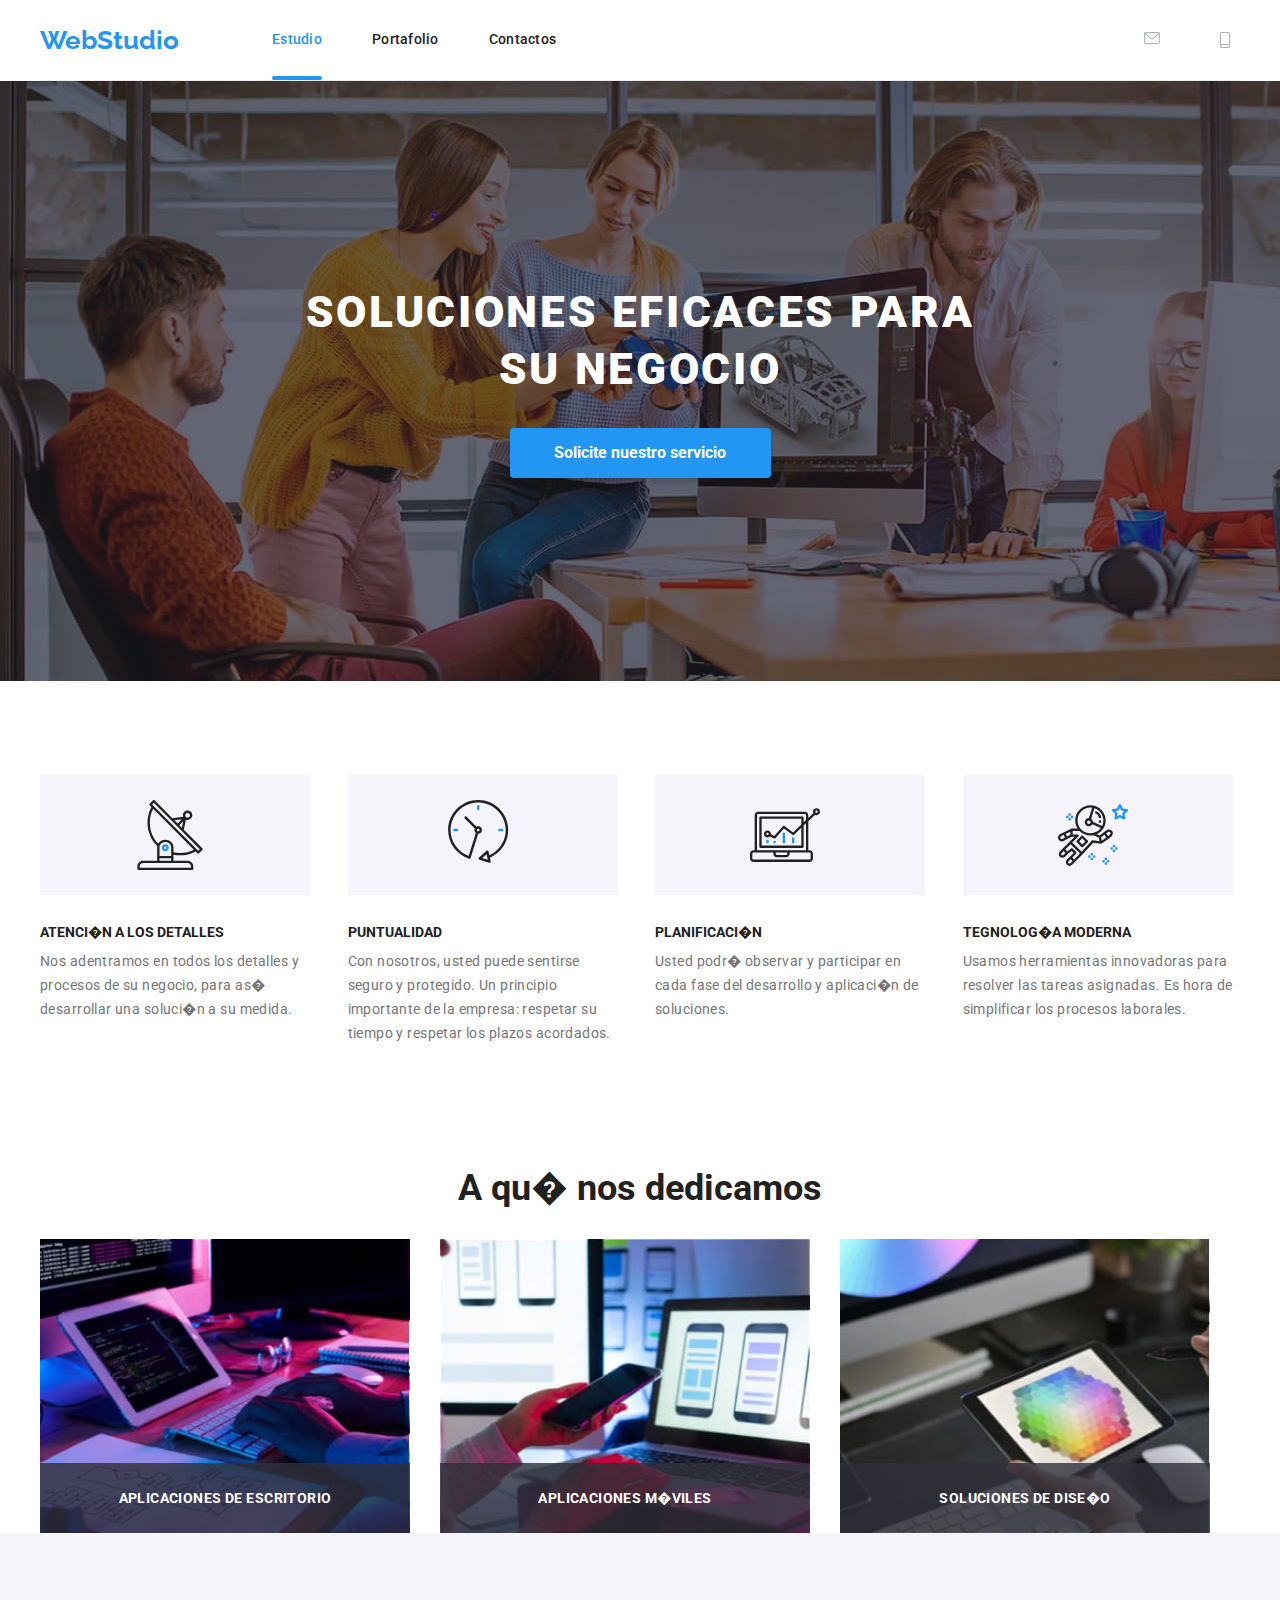
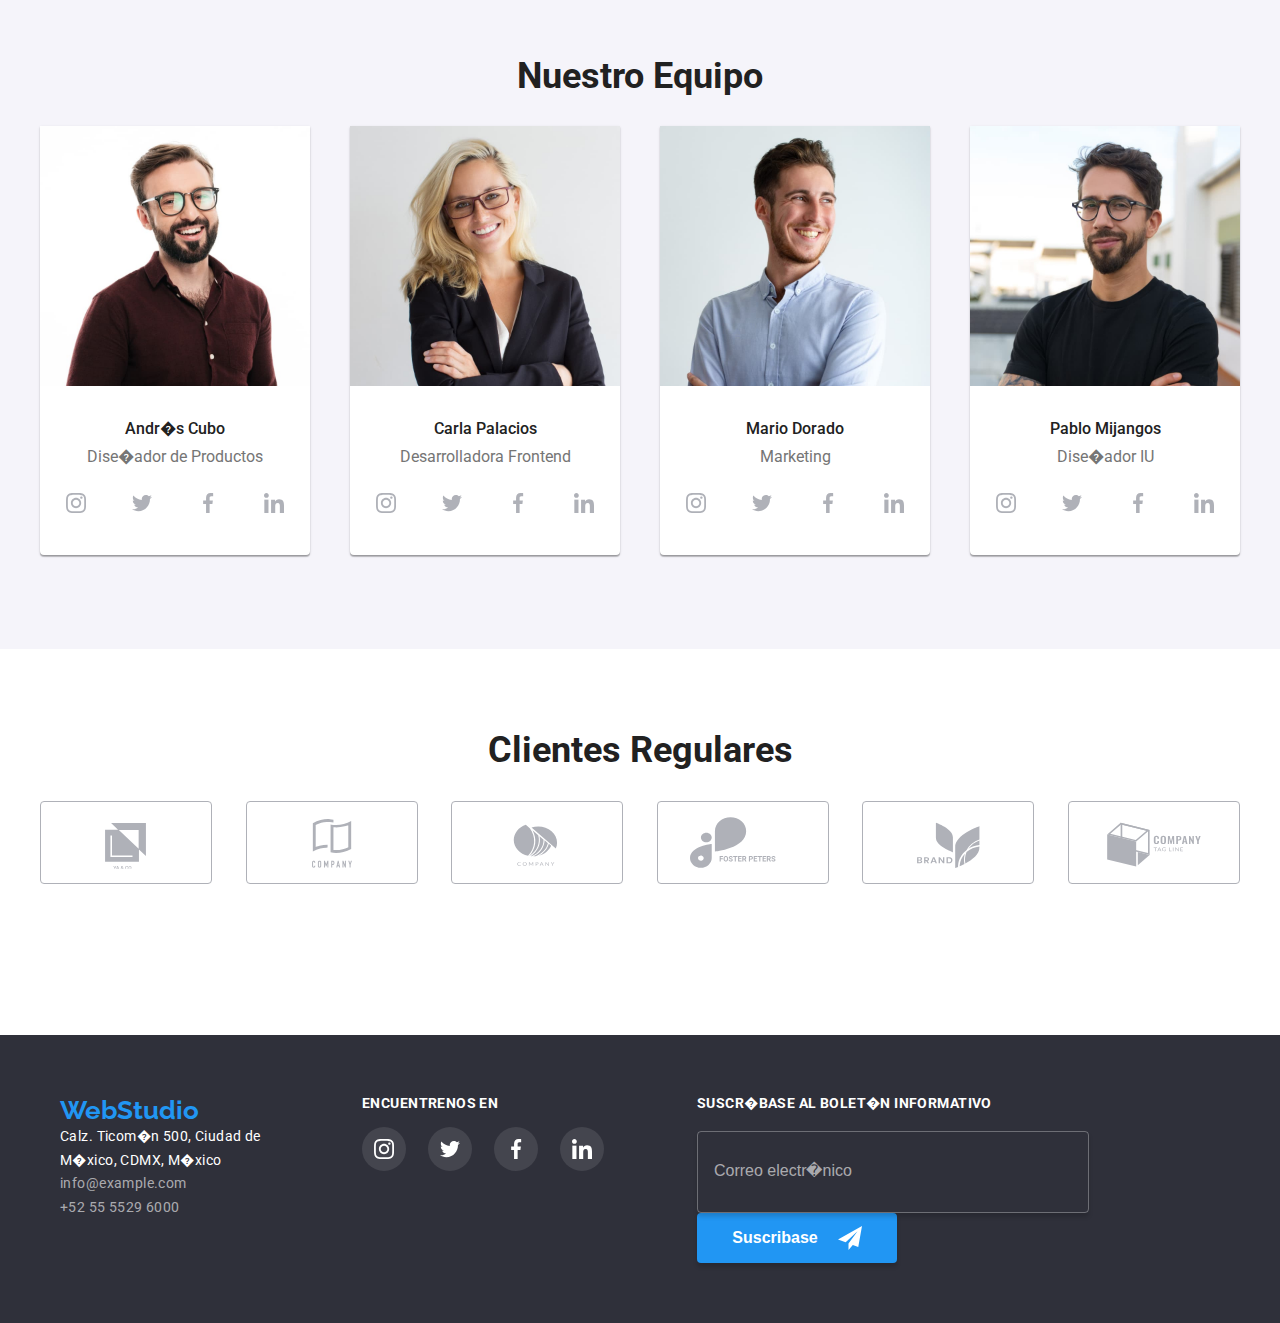
<file: index.html>
<!DOCTYPE html>
<html lang="es">
  <head>
    <meta charset="UTF-8" />
    <meta http-equiv="X-UA-Compatible" content="IE=edge" />
    <meta name="viewport" content="width=device-width, initial-scale=1.0" />
    <link rel="preconnect" href="https://fonts.googleapis.com" />
    <link rel="preconnect" href="https://fonts.gstatic.com" crossorigin />
    <link
      href="https://fonts.googleapis.com/css2?family=Raleway:wght@700&family=Roboto:wght@400;500;700;900&display=swap"
      rel="stylesheet"
    />
    <link
      rel="stylesheet"
      href="https://cdnjs.cloudflare.com/ajax/libs/modern-normalize/2.0.0/modern-normalize.min.css"
      integrity="sha512-4xo8blKMVCiXpTaLzQSLSw3KFOVPWhm/TRtuPVc4WG6kUgjH6J03IBuG7JZPkcWMxJ5huwaBpOpnwYElP/m6wg=="
      crossorigin="anonymous"
      referrerpolicy="no-referrer"
    />
    <link rel="stylesheet" href="./css/styles.css" />
    <title>Studio</title>
  </head>
  <body>
    <header>
      <div class="container page-header">
        <div class="header-right">
          <a href="" class="logo">WebStudio</a>
          <nav>
            <ul class="label-color menu-link">
              <li class="link-list">
                <a class="link active" href="#">Estudio</a>
              </li>
              <li class="link-list">
                <a class="link" href="portfolio.html">Portafolio</a>
              </li>
              <li class="link-list"><a class="link" href="#">Contactos</a></li>
            </ul>
          </nav>
        </div>
        <ul class="contact-header">
          <li class="link-list">
            <a
              href="mailto:info@devstudio.com"
              class="menu-link link text-color"
            >
              <svg class="icon-contact icon" width="16" height="12">
                <use href="./images/icons.svg#icon-sobre"></use>
                info@devstudio.com
              </svg>
            </a>
          </li>
          <li class="link-list">
            <a href="#" class="menu-link link text-color">
              <svg class="icon-contact icon" width="10" height="16">
                <use href="./images/icons.svg#icon-smarthphone"></use>
                +52 55 5529 6000
              </svg>
            </a>
          </li>
        </ul>
      </div>
    </header>
    <main>
      <section>
        <div class="container content-banner">
          <h1 class="text-banner">
            SOLUCIONES EFICACES PARA <br />
            SU NEGOCIO
          </h1>
          <button class="btn-blue btn-large" data-modal-open type="button">
            Solicite nuestro servicio
          </button>
        </div>
      </section>
      <section class="qualities-section section">
        <div class="container">
          <ul class="qualities">
            <li class="qualities-list">
              <div class="ventajas">
                <svg class="icon-contact" width="70" height="70">
                  <use href="./images/icons.svg#icon-antena"></use>
                </svg>
              </div>
              <h6 class="text-label label-color text-qualities">
                ATENCI�N A LOS DETALLES
              </h6>
              <p class="text">
                Nos adentramos en todos los detalles y procesos de su negocio,
                para as� desarrollar una soluci�n a su medida.
              </p>
            </li>
            <li class="qualities-list">
              <div class="ventajas">
                <svg class="icon-contact" width="70" height="70">
                  <use href="./images/icons.svg#icon-reloj"></use>
                </svg>
              </div>
              <h6 class="text-label label-color text-qualities">PUNTUALIDAD</h6>
              <p class="text">
                Con nosotros, usted puede sentirse seguro y protegido. Un
                principio importante de la empresa: respetar su tiempo y
                respetar los plazos acordados.
              </p>
            </li>
            <li class="qualities-list">
              <div class="ventajas">
                <svg class="icon-contact" width="70" height="70">
                  <use href="./images/icons.svg#icon-diagrama"></use>
                </svg>
              </div>
              <h6 class="text-label label-color text-qualities">
                PLANIFICACI�N
              </h6>
              <p class="text">
                Usted podr� observar y participar en cada fase del desarrollo y
                aplicaci�n de soluciones.
              </p>
            </li>
            <li class="qualities-list">
              <div class="ventajas">
                <svg class="icon-contact" width="70" height="70">
                  <use href="./images/icons.svg#icon-astronauta"></use>
                </svg>
              </div>
              <h6 class="text-label label-color text-qualities">
                TEGNOLOG�A MODERNA
              </h6>
              <p class="text">
                Usamos herramientas innovadoras para resolver las tareas
                asignadas. Es hora de simplificar los procesos laborales.
              </p>
            </li>
          </ul>
        </div>
      </section>
      <section class="activities-section section">
        <div class="container">
          <h2 class="label-color subtitle">A qu� nos dedicamos</h2>
          <ul class="activities-list">
            <li class="activities-item">
              <img
                src="images/imgDev.jpg"
                alt="Picture of a programer"
                width="370"
                height="294"
              />
              <div class="activities-desc">
                <p>APLICACIONES DE ESCRITORIO</p>
              </div>
            </li>
            <li class="activities-item">
              <img
                src="images/imgApp.jpg"
                alt="Picture of dev apps"
                width="370"
                height="294"
              />
              <div class="activities-desc">
                <p>APLICACIONES M�VILES</p>
              </div>
            </li>
            <li class="activities-item">
              <img
                src="images/imgDesing.jpg"
                alt="Picture of a desing"
                width="370"
                height="294"
              />
              <div class="activities-desc">
                <p>SOLUCIONES DE DISE�O</p>
              </div>
            </li>
          </ul>
        </div>
      </section>
      <section class="team-section section">
        <div class="container">
          <h2 class="label-color subtitle">Nuestro Equipo</h2>
          <ul class="team-list">
            <li class="card-team">
              <img
                src="images/fotoAndres.jpg"
                alt="Picture of a programer"
                class="img-team"
                width="270"
                height="260"
              />
              <h3 class="label-color text-card weight-card">Andr�s Cubo</h3>
              <p class="text-card margin-text-card">Dise�ador de Productos</p>
              <ul class="cont-social">
                <li>
                  <div class="list-social">
                    <svg class="icon-social icon" width="20" height="20">
                      <use href="./images/icons.svg#icon-instagram"></use>
                    </svg>
                  </div>
                </li>
                <li>
                  <div class="list-social">
                    <svg class="icon-social icon" width="20" height="20">
                      <use href="./images/icons.svg#icon-twitter"></use>
                    </svg>
                  </div>
                </li>
                <li>
                  <div class="list-social">
                    <svg class="icon-social icon" width="20" height="20">
                      <use href="./images/icons.svg#icon-facebook"></use>
                    </svg>
                  </div>
                </li>
                <li>
                  <div class="list-social">
                    <svg class="icon-social icon" width="20" height="20">
                      <use href="./images/icons.svg#icon-linkedin"></use>
                    </svg>
                  </div>
                </li>
              </ul>
            </li>
            <li class="card-team">
              <img
                src="images/fotoCarla.jpg"
                alt="Picture of a programer"
                class="img-team"
                width="270"
                height="260"
              />
              <h3 class="label-color text-card weight-card">Carla Palacios</h3>
              <p class="text-card margin-text-card">Desarrolladora Frontend</p>
              <ul class="cont-social">
                <li>
                  <div class="list-social">
                    <svg class="icon-social icon" width="20" height="20">
                      <use href="./images/icons.svg#icon-instagram"></use>
                    </svg>
                  </div>
                </li>
                <li>
                  <div class="list-social">
                    <svg class="icon-social icon" width="20" height="20">
                      <use href="./images/icons.svg#icon-twitter"></use>
                    </svg>
                  </div>
                </li>
                <li>
                  <div class="list-social">
                    <svg class="icon-social icon" width="20" height="20">
                      <use href="./images/icons.svg#icon-facebook"></use>
                    </svg>
                  </div>
                </li>
                <li>
                  <div class="list-social">
                    <svg class="icon-social icon" width="20" height="20">
                      <use href="./images/icons.svg#icon-linkedin"></use>
                    </svg>
                  </div>
                </li>
              </ul>
            </li>
            <li class="card-team">
              <img
                src="images/fotoMario.jpg"
                alt="Picture of a programer"
                class="img-team"
                width="270"
                height="260"
              />
              <h3 class="label-color text-card weight-card">Mario Dorado</h3>
              <p class="text-card margin-text-card">Marketing</p>
              <ul class="cont-social">
                <li>
                  <div class="list-social">
                    <svg class="icon-social icon" width="20" height="20">
                      <use href="./images/icons.svg#icon-instagram"></use>
                    </svg>
                  </div>
                </li>
                <li>
                  <div class="list-social">
                    <svg class="icon-social icon" width="20" height="20">
                      <use href="./images/icons.svg#icon-twitter"></use>
                    </svg>
                  </div>
                </li>
                <li>
                  <div class="list-social">
                    <svg class="icon-social icon" width="20" height="20">
                      <use href="./images/icons.svg#icon-facebook"></use>
                    </svg>
                  </div>
                </li>
                <li>
                  <div class="list-social">
                    <svg class="icon-social icon" width="20" height="20">
                      <use href="./images/icons.svg#icon-linkedin"></use>
                    </svg>
                  </div>
                </li>
              </ul>
            </li>
            <li class="card-team">
              <img
                src="images/fotoPablo.jpg"
                alt="Picture of a programer"
                class="img-team"
                width="270"
                height="260"
              />
              <h3 class="label-color text-card weight-card">Pablo Mijangos</h3>
              <p class="text-card margin-text-card">Dise�ador IU</p>
              <ul class="cont-social">
                <li>
                  <div class="list-social">
                    <svg class="icon-social icon" width="20" height="20">
                      <use href="./images/icons.svg#icon-instagram"></use>
                    </svg>
                  </div>
                </li>
                <li>
                  <div class="list-social">
                    <svg class="icon-social icon" width="20" height="20">
                      <use href="./images/icons.svg#icon-twitter"></use>
                    </svg>
                  </div>
                </li>
                <li>
                  <div class="list-social">
                    <svg class="icon-social icon" width="20" height="20">
                      <use href="./images/icons.svg#icon-facebook"></use>
                    </svg>
                  </div>
                </li>
                <li>
                  <div class="list-social">
                    <svg class="icon-social icon" width="20" height="20">
                      <use href="./images/icons.svg#icon-linkedin"></use>
                    </svg>
                  </div>
                </li>
              </ul>
            </li>
          </ul>
        </div>
      </section>
      <section class="clients-section">
        <div class="container cont-clients">
          <h2 class="label-color subtitle">Clientes Regulares</h2>
          <ul class="client-list">
            <li class="client-item">
              <div class="cont-client-icon">
                <svg class="icon-client icon" width="106" height="52.82">
                  <use href="./images/icons.svg#icon-CompanyB"></use>
                </svg>
              </div>
            </li>
            <li class="client-item">
              <div class="cont-client-icon">
                <svg class="icon-client icon" width="106" height="52.82">
                  <use href="./images/icons.svg#icon-companyRec"></use>
                </svg>
              </div>
            </li>
            <li class="client-item">
              <div class="cont-client-icon">
                <svg class="icon-client icon" width="106" height="52.82">
                  <use href="./images/icons.svg#icon-company"></use>
                </svg>
              </div>
            </li>
            <li class="client-item">
              <div class="cont-client-icon">
                <svg class="icon-client icon" width="106" height="52.82">
                  <use href="./images/icons.svg#icon-foster"></use>
                </svg>
              </div>
            </li>
            <li class="client-item">
              <div class="cont-client-icon">
                <svg class="icon-client icon" width="106" height="52.82">
                  <use href="./images/icons.svg#icon-brand"></use>
                </svg>
              </div>
            </li>
            <li class="client-item">
              <div class="cont-client-icon">
                <svg class="icon-client icon" width="106" height="52.82">
                  <use href="./images/icons.svg#icon-companyTag"></use>
                </svg>
              </div>
            </li>
          </ul>
        </div>
      </section>
    </main>
    <footer class="footer-page">
      <div class="container">
        <div class="cont-footer">
          <div class="contact-footer">
            <a href="" class="logo">WebStudio</a>
            <address>
              <ul>
                <li>
                  <p class="text text-white">
                    Calz. Ticom�n 500, Ciudad de<br />
                    M�xico, CDMX, M�xico
                  </p>
                </li>
                <li>
                  <a class="link text text-foot" href="mailto:info@example.com"
                    >info@example.com</a
                  >
                </li>
                <li>
                  <a class="link text text-foot" href="tel:+52 55 5529 6000"
                    >+52 55 5529 6000</a
                  >
                </li>
              </ul>
            </address>
          </div>
          <div class="social-footer">
            <p class="info-footer">ENCUENTRENOS EN</p>
            <ul class="cont-social-footer">
              <li>
                <div class="list-social">
                  <svg class="icon-social-foot" width="20" height="20">
                    <use href="./images/icons.svg#icon-instagram"></use>
                  </svg>
                </div>
              </li>
              <li>
                <div class="list-social">
                  <svg class="icon-social-foot" width="20" height="20">
                    <use href="./images/icons.svg#icon-twitter"></use>
                  </svg>
                </div>
              </li>
              <li>
                <div class="list-social">
                  <svg class="icon-social-foot" width="20" height="20">
                    <use href="./images/icons.svg#icon-facebook"></use>
                  </svg>
                </div>
              </li>
              <li>
                <div class="list-social">
                  <svg class="icon-social-foot" width="20" height="20">
                    <use href="./images/icons.svg#icon-linkedin"></use>
                  </svg>
                </div>
              </li>
            </ul>
          </div>
          <div class="cont-suscribe-form">
            <p class="info-footer">SUSCR�BASE al bolet�n informativo</p>
            <div class="suscribe-form">
              <form name="suscribe-form" autocomplete="on">
                <input
                  type="mail"
                  name="mail"
                  placeholder="Correo electr�nico"
                  class="ipt-suscribe"
                />
                <button type="submit" class="btn-suscribe">
                  Suscribase
                  <svg class="icon-suscribe-foot" width="24" height="24">
                    <use href="./images/icons.svg#icon-send"></use>
                  </svg>
                </button>
              </form>
            </div>
          </div>
        </div>
      </div>
    </footer>
    <div data-modal class="backdrop is-hidden">
      <div class="modal">
        <button data-modal-close class="btn-close">
          <svg class="icon-close icon" width="18" height="18">
            <use href="./images/icons.svg#icon-close"></use>
          </svg>
        </button>
        <form
          name="form-order"
          autocomplete="on"
          class="form-order flex-column"
        >
          <div class="input-container">
            <p class="tittle-form">
              Deje sus datos, nos contactaremos con usted
            </p>
            <label class="form-label flex-column" for="ipt-username">
              <span class="label-text">Nombre</span>
              <input
                type="text"
                class="form-input"
                name="username"
                id="ipt-username"
              />
              <svg class="icon-form icon" width="18" height="18">
                <use href="./images/icons.svg#icon-user"></use>
              </svg>
            </label>
            <label class="form-label flex-column" for="ipt-phone">
              <span class="label-text">Tel�fono</span>
              <input
                type="text"
                class="form-input"
                name="phone"
                id="ipt-phone"
              />
              <svg class="icon-form icon" width="18" height="18">
                <use href="./images/icons.svg#icon-phone"></use>
              </svg>
            </label>
            <label class="form-label flex-column" for="ipt-mail">
              <span class="label-text">E-mail</span>
              <input type="text" class="form-input" name="mail" id="ipt-mail" />
              <svg class="icon-form icon" width="18" height="18">
                <use href="./images/icons.svg#icon-mail"></use>
              </svg>
            </label>
            <label class="form-label flex-column" for="ipt-coments">
              <span class="label-text">Comentarios</span>
              <textarea
                name="coments"
                class="form-input form-textarea"
                rows="5"
                placeholder="Introduzca el texto"
                id="ipt-coments"
              ></textarea>
            </label>
            <input
              type="checkbox"
              id="terms"
              name="terms"
              class="check-terms"
              value="acepted"
            />
            <label for="terms" class="terms">
              <p class="text-terms">
                Estoy de acuerdo con el bolet?n informativo y acepto los
                T?rminos y Condiciones
              </p>
            </label>
          </div>
          <button type="submit" class="btn-form">Enviar</button>
        </form>
      </div>
    </div>
    <script src="./js/modal.js"></script>
  </body>
</html>
</file>
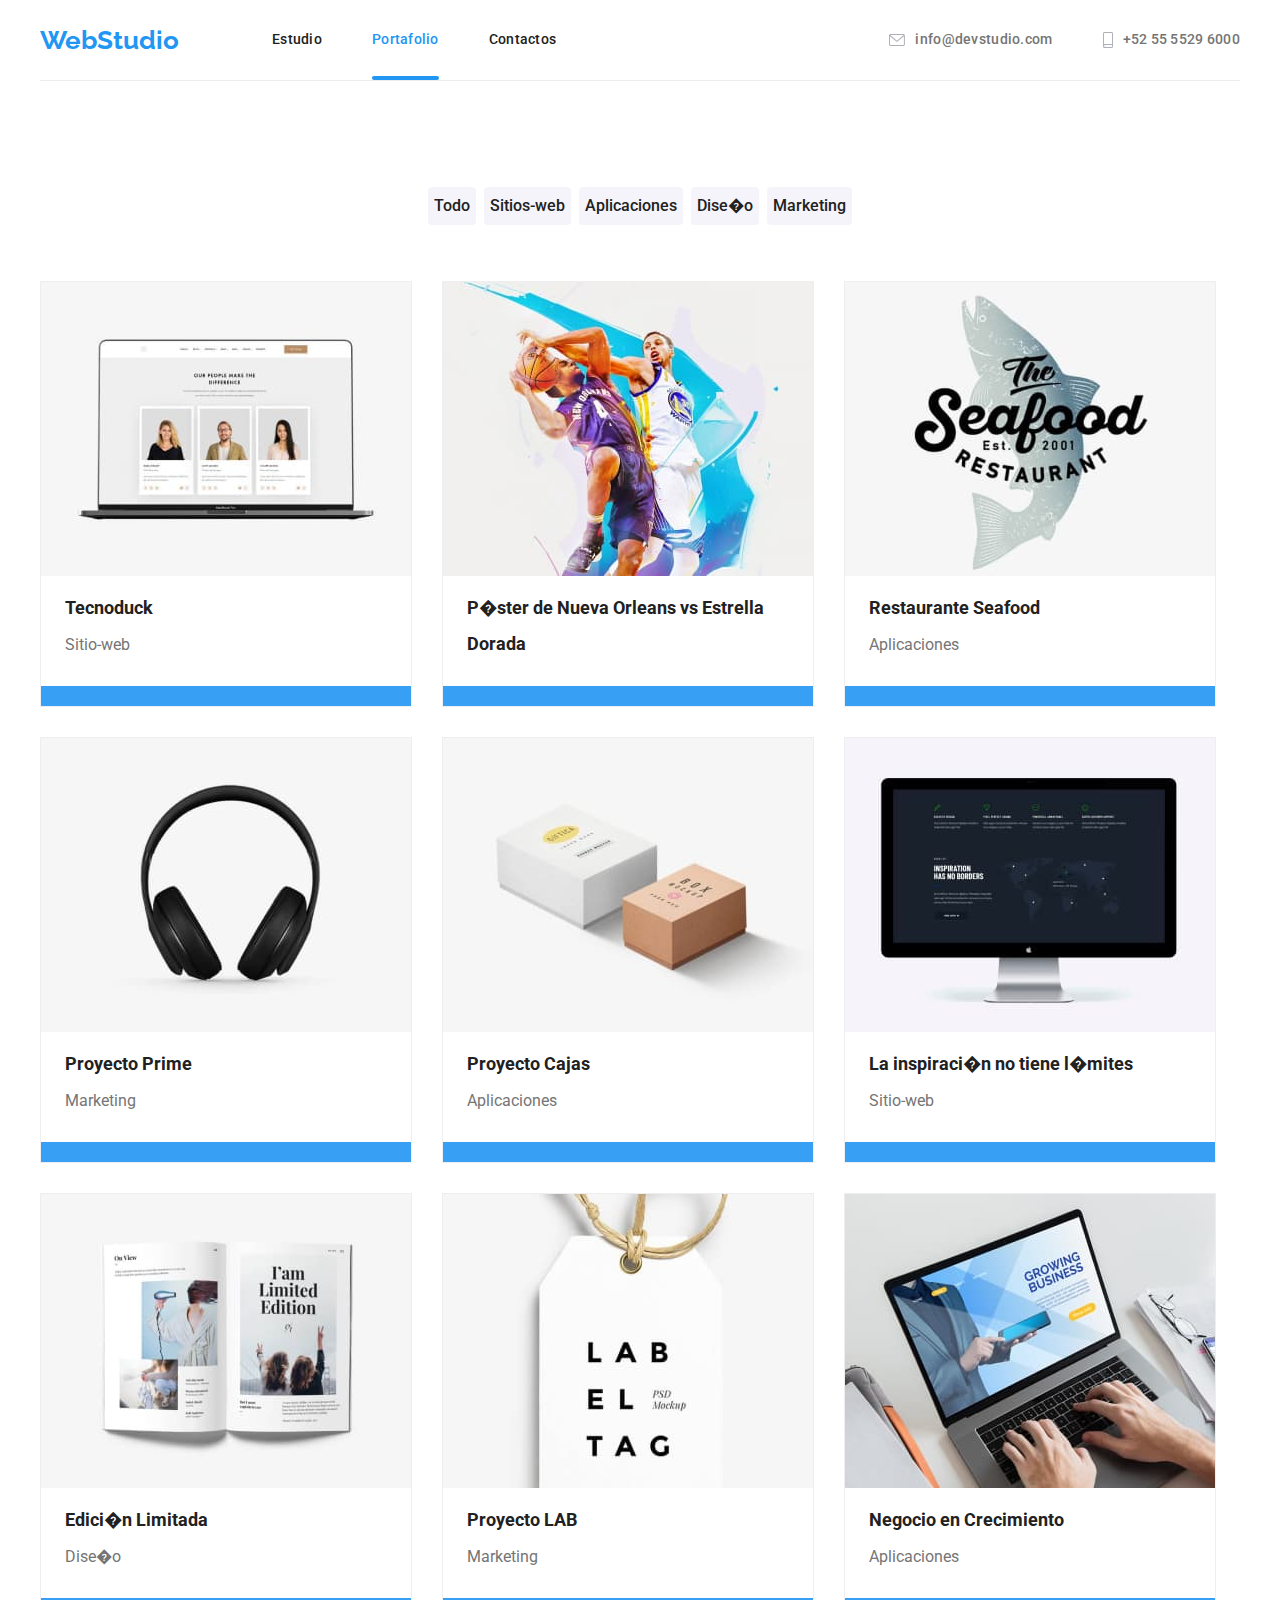
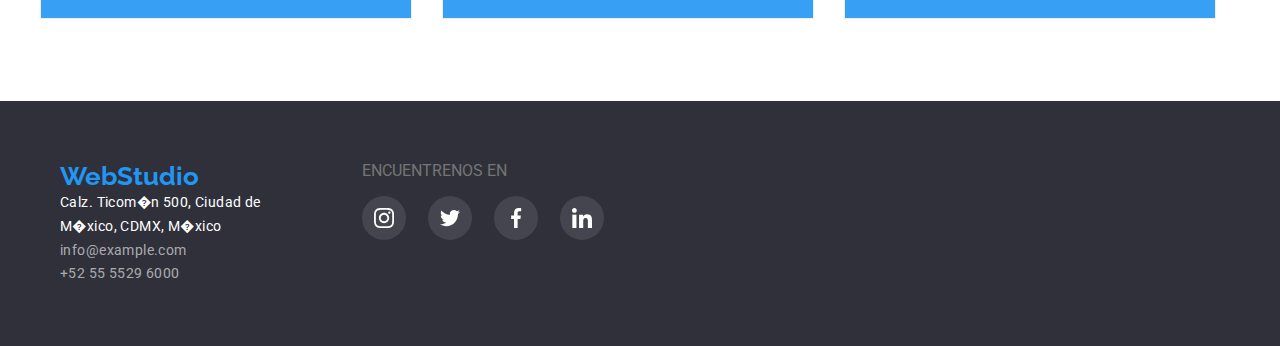
<file: portfolio.html>
<!DOCTYPE html>
<html lang="es">
    <head>
        <meta charset="UTF-8">
        <meta http-equiv="X-UA-Compatible" content="IE=edge">
        <meta name="viewport" content="width=device-width, initial-scale=1.0">
        <link rel="preconnect" href="https://fonts.googleapis.com">
        <link rel="preconnect" href="https://fonts.gstatic.com" crossorigin>
        <link href="https://fonts.googleapis.com/css2?family=Raleway:wght@700&family=Roboto:wght@400;500;700;900&display=swap" rel="stylesheet">
        <link rel="stylesheet" href="https://cdnjs.cloudflare.com/ajax/libs/modern-normalize/2.0.0/modern-normalize.min.css" integrity="sha512-4xo8blKMVCiXpTaLzQSLSw3KFOVPWhm/TRtuPVc4WG6kUgjH6J03IBuG7JZPkcWMxJ5huwaBpOpnwYElP/m6wg==" crossorigin="anonymous" referrerpolicy="no-referrer" />
        <link rel="stylesheet" href="./css/styles.css">
        <title>Portafolio</title>
        
    </head>
    <body>
        <header>
            <div class="container page-header">
                <div class="header-right">  
                    <a href="" class="logo">WebStudio</a>
                    <nav>
                        <ul class="label-color menu-link">     
                            <li class="link-list"><a class="link" href="index.html">Estudio</a></li>     
                            <li class="link-list"><a class="link active" href="portfolio.html">Portafolio</a></li>     
                            <li class="link-list"><a class="link" href="#">Contactos</a></li>       
                        </ul> 
                    </nav>
                </div> 
                <ul class="contact-header">
                    <li class="link-list">
                        <a href="mailto:info@devstudio.com" class="menu-link link text-color">
                            <svg class="icon-contact icon" width="16" height="12">
                                <use href="./images/icons.svg#icon-sobre"></use>
                            </svg>info@devstudio.com
                        </a>
                    </li>
                    <li class="link-list">
                        <a href="#" class="menu-link link text-color">
                            <svg class="icon-contact icon" width="10" height="16">
                                <use href="./images/icons.svg#icon-smarthphone"></use>
                            </svg>+52 55 5529 6000</a>
                    </li>
                </ul>
            </div>
        </header>
        <main>
            <section>
                <div class="container">
                    <ul class="global-link filter-link">     
                        <li class="filter-item"><button type="button" class="btn-filter">Todo</button></li>     
                        <li class="filter-item"><button href="#" type="button" class="btn-filter">Sitios-web</button></li>     
                        <li class="filter-item"><button href="#" type="button" class="btn-filter">Aplicaciones</button></li>
                        <li class="filter-item"><button href="#" type="button" class="btn-filter">Dise�o</button></li>     
                        <li class="filter-item"><button href="#" type="button" class="btn-filter">Marketing</button></li>       
                    </ul>
                    <ul class="products-list">
                        <li class="box-products">
                            <img src="images/tecnoduck.jpg" alt="Picture of a programer" width="370" height="294">
                            <p class="label-color tittle-card margin-box">Tecnoduck</p>
                            <p class="text-card margin-box">Sitio-web</p>
                            <div class="overlay">
                                <p>Tecnoduck es una plataforma de distribuci�n de coronavirus de �ltima generaci�n. Las compa��as usan esta plataforma para el espionaje digital y los ataques a los servidores seguros de la competencia.</p>
                            </div>
                        </li>
                        <li class="box-products">
                            <img src="images/poster.jpg" alt="Picture of a programer" width="370" height="294">
                            <p class="label-color tittle-card margin-box">P�ster de Nueva Orleans vs Estrella Dorada</p>
                            <div class="overlay">
                                <p>Lorem ipsum dolor sit amet consectetur adipisicing elit. Praesentium maxime pariatur ut laudantium architecto ipsam explicabo perferendis sapiente expedita, deleniti alias. Aliquam excepturi</p>
                            </div>
                        </li>
                        <li class="box-products">
                            <img src="images/seafood.jpg" alt="Picture of a programer" width="370" height="294">
                            <p class="label-color tittle-card margin-box">Restaurante Seafood</p>
                            <p class="text-card margin-box">Aplicaciones</p>
                            <div class="overlay">
                                <p>Lorem ipsum dolor sit amet consectetur adipisicing elit. Praesentium maxime pariatur ut laudantium architecto ipsam explicabo perferendis sapiente expedita, deleniti alias. Aliquam excepturi</p>
                            </div>
                        </li>
                        <li class="box-products">
                            <img src="images/audifonos.jpg" alt="Picture of a programer" width="370" height="294">
                            <p class="label-color tittle-card margin-box">Proyecto Prime</p>
                            <p class="text-card margin-box">Marketing</p>
                            <div class="overlay">
                                <p>Lorem ipsum dolor sit amet consectetur adipisicing elit. Praesentium maxime pariatur ut laudantium architecto ipsam explicabo perferendis sapiente expedita, deleniti alias. Aliquam excepturi</p>
                            </div>
                        </li>
                        <li class="box-products">
                            <img src="images/cajas.jpg" alt="Picture of a programer" width="370" height="294">
                            <p class="label-color tittle-card margin-box">Proyecto Cajas</p>
                            <p class="text-card margin-box">Aplicaciones</p>
                            <div class="overlay">
                                <p>Lorem ipsum dolor sit amet consectetur adipisicing elit. Praesentium maxime pariatur ut laudantium architecto ipsam explicabo perferendis sapiente expedita, deleniti alias. Aliquam excepturi</p>
                            </div>
                        </li>
                        <li class="box-products">
                            <img src="images/monitor.jpg" alt="Picture of a programer" width="370" height="294">
                            <p class="label-color tittle-card margin-box">La inspiraci�n no tiene l�mites</p>
                            <p class="text-card margin-box">Sitio-web</p>
                            <div class="overlay">
                                <p>Lorem ipsum dolor sit amet consectetur adipisicing elit. Praesentium maxime pariatur ut laudantium architecto ipsam explicabo perferendis sapiente expedita, deleniti alias. Aliquam excepturi</p>
                            </div>
                        </li>
                        <li class="box-products">
                            <img src="images/libro.jpg" alt="Picture of a programer" width="370" height="294">
                            <p class="label-color tittle-card margin-box">Edici�n Limitada</p>
                            <p class="text-card margin-box">Dise�o</p>
                            <div class="overlay">
                                <p>Lorem ipsum dolor sit amet consectetur adipisicing elit. Praesentium maxime pariatur ut laudantium architecto ipsam explicabo perferendis sapiente expedita, deleniti alias. Aliquam excepturi</p>
                            </div>
                        </li>
                        <li class="box-products">
                            <img src="images/etiqueta.jpg" alt="Picture of a programer" width="370" height="294">
                            <p class="label-color tittle-card margin-box">Proyecto LAB</p>
                            <p class="text-card margin-box">Marketing</p>
                            <div class="overlay">
                                <p>Lorem ipsum dolor sit amet consectetur adipisicing elit. Praesentium maxime pariatur ut laudantium architecto ipsam explicabo perferendis sapiente expedita, deleniti alias. Aliquam excepturi</p>
                            </div>
                        </li>
                        <li class="box-products">
                            <img src="images/laptop.jpg" alt="Picture of a programer" width="370" height="294">
                            <p class="label-color tittle-card margin-box">Negocio en Crecimiento</p>
                            <p class="text-card margin-box">Aplicaciones</p>
                            <div class="overlay">
                                <p>Lorem ipsum dolor sit amet consectetur adipisicing elit. Praesentium maxime pariatur ut laudantium architecto ipsam explicabo perferendis sapiente expedita, deleniti alias. Aliquam excepturi</p>
                            </div>
                        </li>
                    </ul>
                </div>
            </section>
        </main>
        <footer class="footer-page">
            <div class="container">
                <div class="cont-footer">
                    <div class="contact-footer">
                        <a href="" class="logo">WebStudio</a>
                        <address>
                            <ul>
                                <li>
                                    <p class="text text-white">Calz. Ticom�n 500, Ciudad de<br/> M�xico, CDMX, M�xico</p>
                                </li>
                                <li>
                                    <a class="link text text-foot" href="mailto:info@example.com">info@example.com</a>
                                </li>
                                <li>
                                    <a class="link text text-foot" href="tel:+52 55 5529 6000">+52 55 5529 6000</a>
                                </li>
                            </ul>    
                        </address>
                    </div>
                    <div class="social-footer">
                        <p>ENCUENTRENOS EN</p>
                            <ul class="cont-social-footer">
                                <li>
                                    <div class="list-social">
                                        <svg class="icon-social-foot" width="20" height="20">
                                            <use href="./images/icons.svg#icon-instagram"></use>
                                        </svg>
                                    </div>
                                </li>
                                <li>
                                    <div class="list-social">
                                        <svg class="icon-social-foot" width="20" height="20">
                                            <use href="./images/icons.svg#icon-twitter"></use>
                                        </svg>
                                    </div>
                                </li>
                                <li>
                                    <div class="list-social">
                                        <svg class="icon-social-foot" width="20" height="20">
                                            <use href="./images/icons.svg#icon-facebook"></use>
                                        </svg>
                                    </div>
                                </li>
                                <li>
                                    <div class="list-social">
                                        <svg class="icon-social-foot" width="20" height="20">
                                            <use href="./images/icons.svg#icon-linkedin"></use>
                                        </svg>
                                    </div>
                                </li>
                            </ul>
                    </div>  
                </div>
            </div>
        </footer>
    </body>
</html>
</file>
<file: css/styles.css>
:root {
    --color-blue: #2196F3;
    --blue-hover: rgba(33, 150, 243, 0.90);
    --background-brand: #2F303A;
    --background-team: #F5F4FA;
    --text-color: #757575;
    --label-color: #212121;
    --logo-font: 'Raleway';
    --brand-font: 'Roboto';
    --icon-color: #AFB1B8;
}
body{
    font-family: var(--brand-font), sans-serif;
    color: var(--text-color);
    margin: 0;
}
a {
    text-decoration: none;
    font-family: inherit;
}
ul {
    list-style: none;
}
p, ul,  h1, h3, h4, h6{
    margin: 0;
    padding: 0;
}
button{
    outline: none;
    border: none;
}
.container{
    width: 1200px;
    margin: 0 auto;
}
.filter-link{
    display: flex;
    justify-content: center;
    margin-top: 106px;
    margin-bottom: 56px;
}
.filter-item{
    margin-right: 8px;
}
.filter-item:last-child{
    margin-right: 0;
}
.page-header{
    height: 80px;
    display: flex;
    align-items: center;
    justify-content: space-between;
    border-bottom: 1px solid #ECECEC;
}
.contact-header{
    display: flex;
}
.menu {
    display: flex;
}
.link{
    color: var(--label-color);
    display: flex;
    align-items: center;
}

.menu-link .link{
    height: 80px;
}
.link.active{
    color: var(--color-blue);
    position: relative;
}
.link.active::after{
    content: ''; /* Agregar contenido vac�o para que el pseudo-elemento sea visible */
    position: absolute; /* Posicionar el pseudo-elemento */
    bottom: 0; /* Colocar el pseudo-elemento debajo del enlace */
    left: 0; /* Colocar el pseudo-elemento en la parte izquierda */
    width: 100%; /* Ancho igual al del enlace */
    height: 4px; /* Altura del borde inferior */
    border-radius: 4px;
    background-color: var(--color-blue); /* Color del borde inferior*/ 
}
.link:hover, .link .icon-contact:hover {
    color: var(--color-blue);
    fill: #188CE8;
}

.menu-link{
    font-size: 14px;
    line-height: 1.1;
    letter-spacing: 0.02em;
    font-weight: 500;
    display: flex;
    transition: color 0.3s;
}
.link-list{
    margin-right: 50px;
}
.link-list:last-child{
    margin-right: 0;
}

.label-color{
    color: var(--label-color);
}
.text-color{
    color: var(--text-color);
}
.text-label{
    font-weight: 700;
    font-size: 14px;
    line-height: 1.1;
}
.text-qualities{
    margin-bottom: 10px;
}
.text{
    font-size: 14px;
    line-height: 1.7;
    letter-spacing: 0.03em;
}
.text-card{
    font-size: 16px;
    line-height: 1.1;
}
.tittle-card{
    font-size: 18px;
    line-height: 2;
    font-weight: 700;
}
.margin-box{
    margin: 10px 0 10px 24px;
}
.weight-card{
    font-weight: 500;
}
.text-white {
    color: white;
}
.text-foot {
    color: rgba(255, 255, 255, 0.6);
}
.subtitle{
    font-weight: 700;
    font-size: 36px;
    line-height: 1.1;
}
.logo{
    font-family: var(--logo-font);
    font-weight: 700;
    font-size: 26px;
    color: var(--color-blue);
    margin-right: 93px;
}
.header-right{
    display: flex;
    height: 100%;
    align-items: center;
}
.section{
    padding: 94px 0;
}
.text-banner{
    font-weight: 900;
    font-size: 44px;
    line-height: 1.3;
    letter-spacing: 0.06em;
    text-transform: uppercase;
    color: white;
    text-align: center;
}
.content-banner{
    width: 100%;
    background-color: var(--background-brand);
    background: url("../images/banner.jpg") no-repeat center;
    background: linear-gradient(rgba(47, 48, 58, 0.40), rgba(47, 48, 58, 0.40)), url("../images/banner.jpg");
    background-size: cover;
    height: 600px;
    display: flex;
    flex-direction: column;
    justify-content: center;
    align-items: center;
}
.qualities-section{
    display: flex;
    align-content: flex-start;
    justify-content: space-between;
}
.qualities{
    display: flex;
    gap: 30px;
}
.qualities-list{
    flex-basis: calc((100% - 90px) / 4);
}
.activities-section{
    text-align: center;
    padding: 0;
}
.activities-list{
    display: flex;
    gap: 30px;
}
.activities-item{
    width: 370px;
    height: 294px;
    position: relative;
}
.activities-desc{
    display: flex;
    align-items: center;
    justify-content: center;
    position: absolute;
    top: 224px;
    width: inherit;
    height: 70px;
    background-color: rgba(47, 48, 58, 0.80);
}
.activities-desc p{
    color: white;
    text-align: center;
    font-size: 14px;
    font-weight: 700;
    letter-spacing: 0.42px;
    text-transform: uppercase;
    font-family: inherit;
}
.team-section {
    text-align: center;
    background-color: var(--background-team);
}
.team-list{
    display: flex;
    align-content: flex-start;
    justify-content: space-between;
    gap:37px;
}
.img-team{
    margin-bottom: 30px;
}
.margin-text-card{
    margin-top: 10px;
}
.card-team {
    width: 270px;
    background-color: white;
    box-shadow: 0px 2px 1px 0px rgba(0, 0, 0, 0.20), 0px 1px 1px 0px rgba(0, 0, 0, 0.14), 0px 1px 3px 0px rgba(0, 0, 0, 0.12);
    padding-bottom: 30px;
    border-radius: 0px 0px 4px 4px;
}
.footer-page {
    background-color: var(--background-brand);
    padding: 60px;
}
address {
    font-style: normal;
}
.filter-button{
    font-size: 16px;
    line-height: 1.6;
    letter-spacing: 0.03em;
    text-align: center;
}
.btn-blue{
    background-color: var(--color-blue);
    border-radius: 4px;
    color: white;
    font-size: 16px;
    cursor: pointer;
    font-family: inherit;
}
.btn-blue:hover {
    background-color: #188CE8;
}
.btn-large{
    width: 261px;
    height: 50px;
    box-shadow: 0px 4px 4px rgba(0, 0, 0, 0.15);
    font-weight: 700;
    line-height: 1.8;
    margin-top: 30px;
}
.btn-filter{
    border-radius: 4px;
    background: var(--background-team);
    height: 38px;
    color: var(--label-color);
    text-align: center;
    font-size: 16px;
    font-family: var(--brand-font);
    font-weight: 500;
    line-height: 1.6;
}
.btn-filter:hover {
    background: var(--color-blue);
    color: white;
    cursor: pointer;
    box-shadow: 0px 2px 2px 0px rgba(0, 0, 0, 0.12), 0px 1px 2px 0px rgba(0, 0, 0, 0.08), 0px 3px 1px 0px rgba(0, 0, 0, 0.10);
}
.products-list{
    display: flex;
    flex-wrap: wrap;
    gap: 30px;
}
.box-products{
    /*left: calc(50% - 370px/2 - 400px);
    top: calc(50% - 404px/2 - 30px);
    flex-basis: calc((100% - 60px) / 3);*/
    position: relative;
    width: 370px;
    height: 404px;
    background: #FFFFFF;
    border: 1px solid #EEE;
    padding-bottom: 20px;
    overflow: hidden;
}
.box-products:nth-child(n + 7){
    margin-bottom: 82px;
}
.box-products:hover{
    border-bottom: 1px solid #EEEEEE;
    box-shadow: 0px 1px 1px rgba(0, 0, 0, 0.12), 0px 4px 4px rgba(0, 0, 0, 0.06), 1px 4px 6px rgba(0, 0, 0, 0.16);
    cursor: pointer;
}

.box-products:hover .overlay{
    transform: translatey(0);
}
.overlay {
    position: absolute;
    top: 0;
    left: 0;
    padding: 63px 24px;
    width: inherit;
    height: 294px;
    background: var(--blue-hover);
    transform: translatey(404px);
    transition: transform 250ms ease; /*transition: [property] [duration] [timing-function] [delay]*/
    transition-timing-function: cubic-bezier(0.4, 0, 0.2, 1);
}

.overlay p {
    color: white;
    padding: 0;
    margin: 0;
    font-size: 18px;
    line-height: 1.3;
    letter-spacing: 0.54px;
}
.icon-contact{
    margin-right: 10px;
}
.ventajas{
    width: 270px;
    height: 120px;
    margin-bottom: 30px;
    display: flex;
    justify-content: center;
    align-items: center;
    background-color: var(--background-team);
}
.cont-social{
    height: 44px;
    display: flex;
    align-items: center;
    justify-content: center;
    gap:22px;
    margin-top: 16px;
}
.icon{
    fill: var(--icon-color);
}
.list-social{
    border-radius: 50%;
    display: flex;
    justify-content: center;
    align-items: center;
}
.list-social:hover {
    width: 44px;
    height: 44px;
    background-color: var(--color-blue);
}
.cont-social .icon-social:hover{
    fill: white;
    cursor: pointer;
}
.cont-clients{
    padding-top: 52px;
    text-align: center;
}
.client-list {
    display: flex;
    align-content: flex-start;
    justify-content: space-between;
    gap:30px;
}
.cont-client-icon{
    width: 170px;
    height: 81px;
    display: flex;
    justify-content: center;
    align-items: center;
    margin-bottom: 151px;
    border-radius: 4px;
    border: 1px solid var(--icon-color);
}

.cont-client-icon:hover{
    border: 1px solid var(--color-blue);
}
.icon-client:hover{
    fill: var(--color-blue)
}
.cont-footer{
    display: flex;
    justify-content: flex-start;
    align-items: flex-start;
}

.info-footer{
    color: white;
    font-size: 14px;
    font-weight: 700;
    font-family: inherit;
    letter-spacing: 0.42px;
    text-transform: uppercase;
}
.contact-footer{
    margin-right: 70px;
}
.cont-social-footer{
    display: flex;
    align-items: center;
    justify-content: center;
    gap:22px;
    margin-top: 16px;
}
.list-social{
    width: 44px;
    height: 44px;
    border-radius: 50%;
    background-color: rgba(255, 255, 255, 0.10);
    display: flex;
    align-items: center;
    justify-content: center;
}
.icon-social-foot{
    fill: white;
}
.list-social:hover {
    background-color: var(--color-blue);
    cursor: pointer;
}
.cont-social .icon-social:hover{
    fill: white;
    cursor: pointer;
}
main{
    position: relative;
}
.backdrop{
    width: 100%;
    height: 100%;
    background: rgba(0, 0, 0, 0.20);
    position: fixed;
    top: 0;
    left: 0;
}
.backdrop.is-hidden{
    visibility: hidden;
    opacity: 0;
    pointer-events: none;
}
.modal{
    width: 528px;
    height: 581px;
    border-radius: 4px;
    background: #FFF;
    box-shadow: 0px 2px 1px 0px rgba(0, 0, 0, 0.20), 0px 1px 1px 0px rgba(0, 0, 0, 0.14), 0px 1px 3px 0px rgba(0, 0, 0, 0.12);
    position: absolute;
    top: 50%;
    left: 50%;
    transform: translate(-50%, -50%);
    padding: 35px 39px 0 41px;
}
.btn-close{
    width: 30px;
    height: 30px;
    position: absolute; /* Posici�n absoluta para que el bot�n se ubique en la esquina superior derecha */
    top: 8px; /* Espacio desde la parte superior del modal */
    right: 8px; /* Espacio desde la parte derecha del modal */
    display: flex;
    justify-content: center;
    align-items: center;
    border-radius: 50%;
    border: 1px solid rgba(0, 0, 0, 0.10);
    cursor: pointer;
}
.btn-close::after{
    /*content: "X";*/
    text-align: center;
}
.suscribe-form{
    display: flex;
    direction: row;
}
.ipt-suscribe{
    height: 50px;
    width: 358px;
    border-radius: 4px;
    border: 1px solid rgba(255, 255, 255, 0.30);
    background: rgba(33, 150, 243, 0.00);
    box-shadow: 0px 4px 4px 0px rgba(0, 0, 0, 0.15);
    padding: 15px 16px;
    margin-right: 12px;
}
.ipt-suscribe::placeholder{
    color: rgba(255, 255, 255, 0.60);
    font-size: 16px;
}
.ipt-suscribe:focus {
    color: rgba(255, 255, 255, 0.60);
}
.btn-suscribe{
    width: 200px;
    height: 50px;
    border-radius: 4px;
    background: var(--color-blue);
    box-shadow: 0px 4px 4px 0px rgba(0, 0, 0, 0.15);
    color: white;
    text-align: center;
    font-size: 16px;
    font-weight: 700;
    display: flex;
    align-items: center;
    justify-content: center;
    cursor: pointer;
}
.cont-suscribe-form{
    margin-left: 93px;
}
.suscribe-form{
    padding-top: 20px;
}
.icon-suscribe-foot{
    fill: white;
    margin-left: 20px;
}
.flex-column{
    display: flex;
    flex-direction: column;
}
.form-order{
    align-items: center;
}
.tittle-form{
    color: var(--label-color);
    text-align: center;
    font-family: inherit;
    font-size: 20px;
    font-weight: 700;
    letter-spacing: 0.6px;
    margin-bottom: 12px;
}
.label-text{
    color: var(--text-color);
    font-size: 12px;
    margin-bottom: 4px;
}
.form-label{
    position: relative;
    margin-bottom: 10px;
}
.form-input{
    width: 448px;
    height: 40px;
    border-radius: 4px;
    border: 1px solid rgba(33, 33, 33, 0.20);
    padding: 11px 0px 11px 42px;
    outline: none;
}
.form-textarea{
    height: 120px;
    padding: 12px 16px;
}
.icon-form{
    fill: rgba(33, 33, 33, 1);
    position: absolute;
    top: 50%;
    left: 12px;
}
.icon-close{
    fill: var(--label-color);
}
.icon-close:hover{
    fill: var(--color-blue);
}
.form-textarea::placeholder{
    color: rgba(117, 117, 117, 0.50);
    font-size: 12px;
}
.form-input:focus-within{
    border: 1px solid var(--color-blue);
}
.form-input:focus + .icon-form {
    fill: var(--color-blue);
}
/*
.terms{
    display: flex;
    flex-direction: row;
    align-items: flex-start;
    margin-top: 25px;
}
.text-terms{
    color: var(--text-color);
    font-size: 14px;
}
.check-terms{
    margin-right: 5px;
    background-image: url('../images/icons.svg#icon-check');
    background-size: cover;
    width: 16px;
    height: 15px;
    appearance: none;
    cursor: pointer;
}
.check-terms:checked{
    background-image: url("../images/icons.svg#icon-checked");
}*/
.terms {
    display: flex;
    flex-direction: row;
    align-items: flex-start;
    margin-top: 25px;
}

.terms::before {
    content: '';
    display: flex;
    width: 16px;
    height: 15px;
    border: 1px solid var(--text-color);
    border-radius: 2px;
    cursor: pointer;
    margin-right: 9px;
    margin-bottom: 20px;
}

.text-terms {
    color: var(--text-color);
    font-size: 14px;
}
.check-terms {
    display: none;
}
.check-terms:checked + .terms::before {
    background-image: url(../images/iconcheck.svg);
    background-origin: border-box;
    border-color: var(--accent-color);
}
.btn-form{
    width: 200px;
    height: 50px;
    border-radius: 4px;
    background: var(--color-blue);
    box-shadow: 0px 4px 4px 0px rgba(0, 0, 0, 0.15);
    margin-top: 30px;
    color: #FFF;
    text-align: center;
    font-size: 16px;
    font-weight: 700;
    cursor: pointer;
}
</file>
